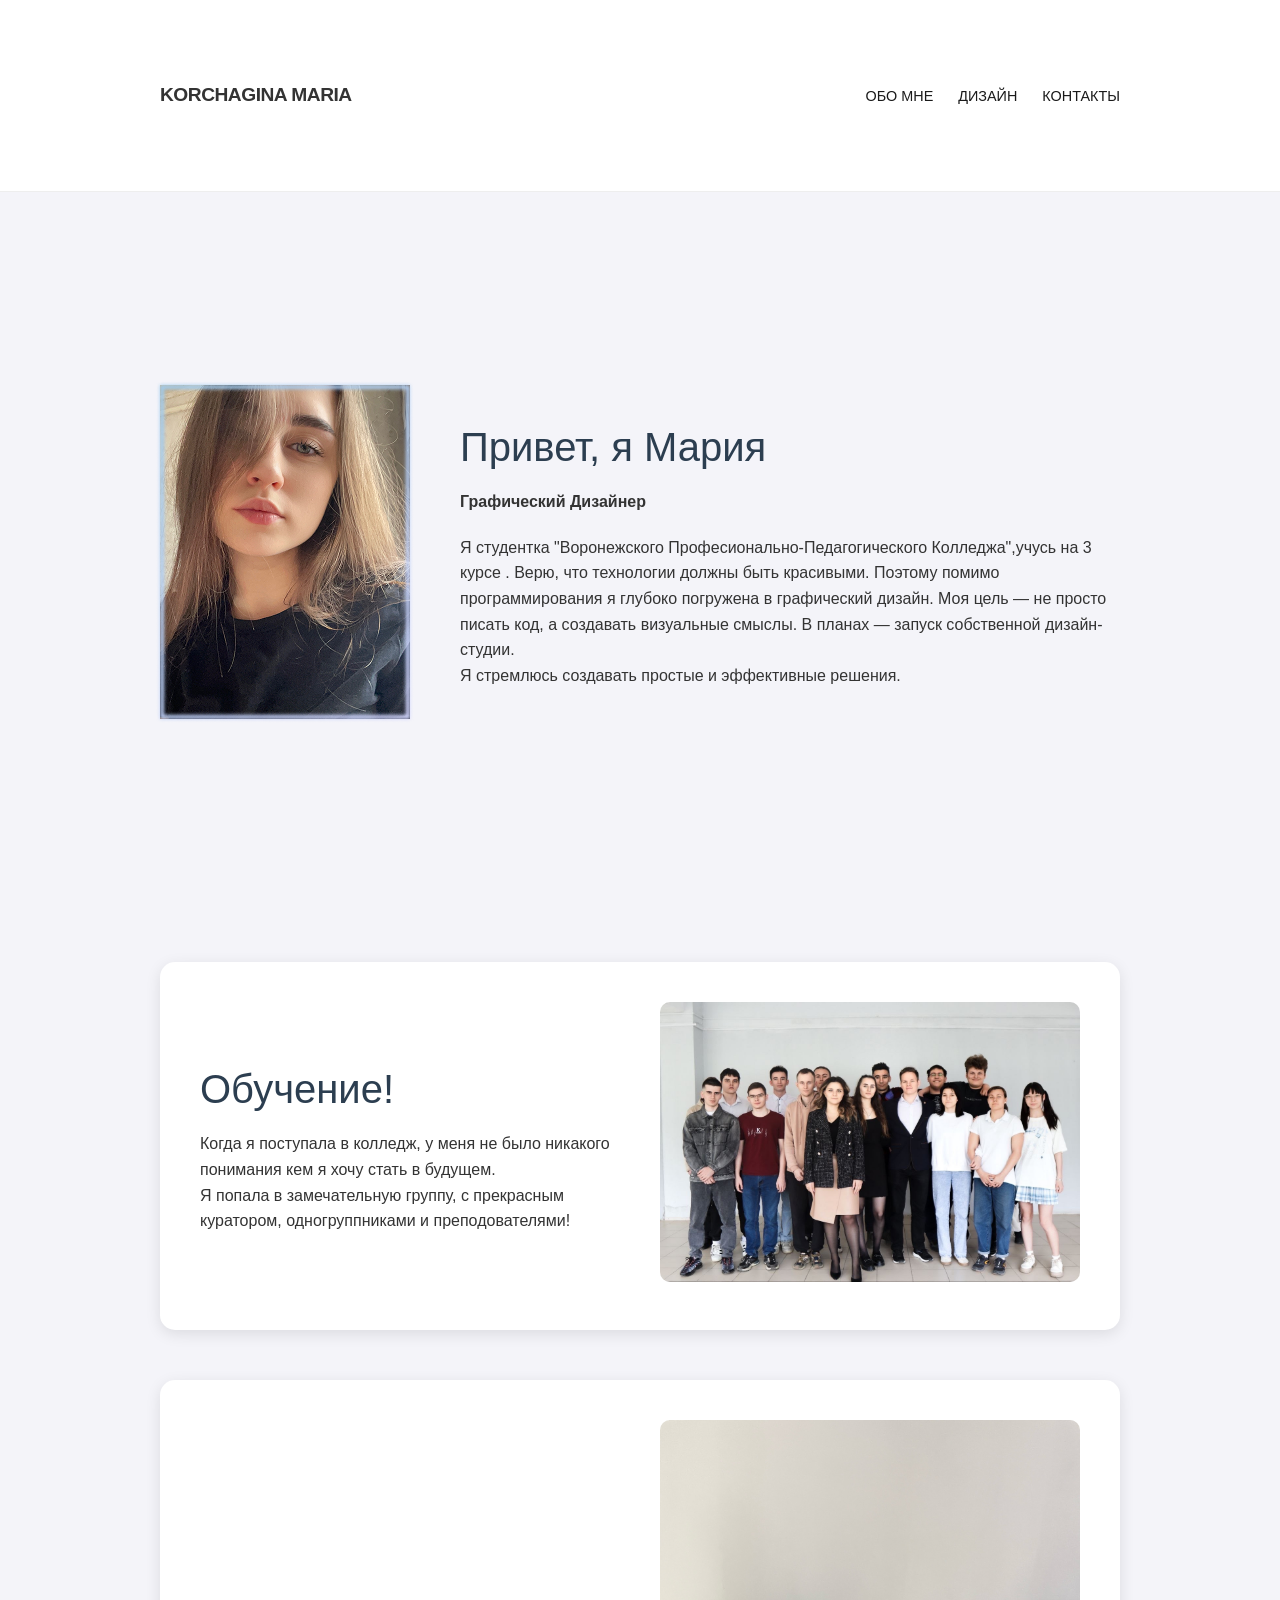
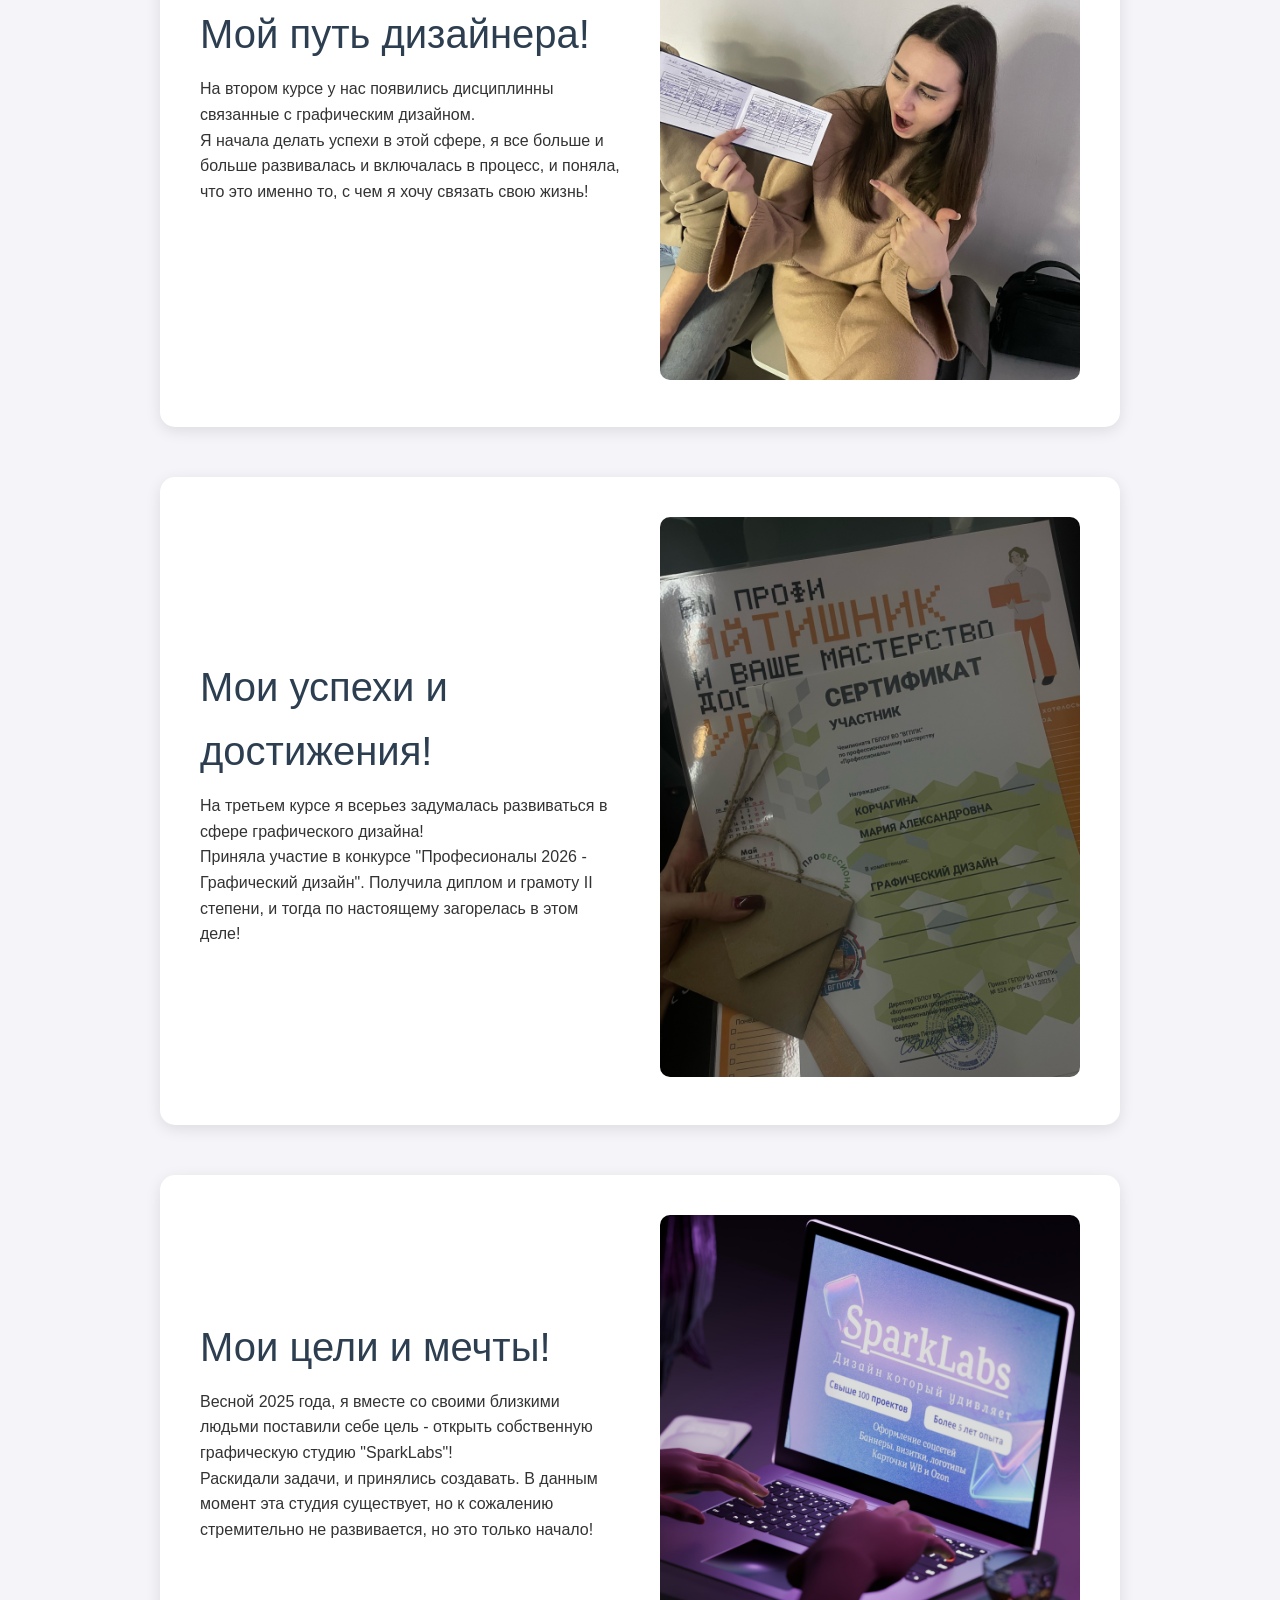
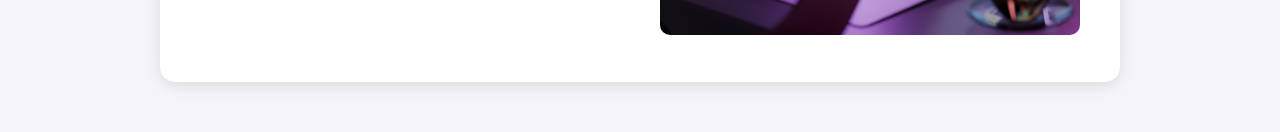
<file: index.html>
<!DOCTYPE html>
<html lang="ru">
<head>
    <meta charset="UTF-8">
    <meta name="viewport" content="width=device-width, initial-scale=1.0">
    <title>Портфолио | Korchagina Maria</title>
    <!-- Подключение внешнего CSS файла -->
    <link rel="stylesheet" href="style.css">
</head>
<body>

    <!-- Шапка с навигацией -->
    <header>
        <div class="container">
            <nav>
                <div class="logo">KORCHAGINA MARIA</div>
                <ul class="menu">
                    <li><a href="#aboutme">Обо мне</a></li>
                    <li><a href="https://korchaginamashula-stack.github.io/Masha_praktika/about_me">Дизайн</a></li>
                    <li><a href="https://korchaginamashula-stack.github.io/Masha_praktika/contact_me">Контакты</a></li>
                </ul>
            </nav>
        </div>
    </header>

    <!-- Страница 1: Обо мне -->
    <section id="about" class="page-section">
        <div class="container">
            <div class="content-wrapper">
                <div class="photo-block">
                    <!-- Замените ссылку ниже на свое фото или оставьте заглушку -->
                    <div class="photo-placeholder"><img src="img/Group 2 (7).png" alt=""></div>
                </div>
                <div class="text-block">
                    <h1>Привет, я Мария</h1>
                    <p class="subtitle">Графический Дизайнер</p>
                    <p>Я студентка "Воронежского Професионально-Педагогического Колледжа",учусь на 3 курсе .
Верю, что технологии должны быть красивыми. Поэтому помимо программирования я глубоко погружена в графический дизайн. Моя цель — не просто писать код, а создавать визуальные смыслы. В планах — запуск собственной дизайн-студии.</p>
                    <p>Я стремлюсь создавать простые и эффективные решения.</p>
                </div>
            </div>
        </div>
    </section>

        <div class="container">
        <div class="content-mmmm">
            <!-- Левая часть: Текст -->
            <div class="text-block">
                <h1>Обучение!</h1>
                <p>
                    Когда я поступала в колледж, у меня не было никакого понимания кем я хочу стать в будущем. 
                </p>
                <p>
                    Я попала в замечательную группу, с прекрасным куратором, одногруппниками и преподователями!
                </p>
                
            </div>

            <!-- Правая часть: Фотография -->
            <div class="image-block">
                <!-- Замените ссылку ниже на имя вашего файла, если фото лежит рядом -->
                <img src="img/foto 4.jpg" alt="Описание фото">
            </div>
        </div>
    </div>

    <div class="container">
        <div class="content-mmmm">
            <!-- Левая часть: Текст -->
            <div class="text-block">
                <h1>Мой путь дизайнера!</h1>
                <p>
                    На втором курсе у нас появились дисциплинны связанные с графическим дизайном.
                </p>
                <p>
                    Я начала делать успехи в этой сфере, я все больше и больше развивалась и включалась в процесс, и поняла, что это именно то, с чем я хочу связать свою жизнь!
                </p>
                
            </div>

            <!-- Правая часть: Фотография -->
            <div class="image-block">
                <!-- Замените ссылку ниже на имя вашего файла, если фото лежит рядом -->
                <img src="img/foto 2.jpg" alt="Описание фото">
            </div>
        </div>
    </div>

    <div class="container">
        <div class="content-mmmm">
            <!-- Левая часть: Текст -->
            <div class="text-block">
                <h1>Мои успехи и достижения!</h1>
                <p>
                    На третьем курсе я всерьез задумалась развиваться в сфере графического дизайна! 
                <p>
                    Приняла участие в конкурсе "Професионалы 2026 - Графический дизайн". Получила диплом и грамоту II степени, и тогда по настоящему загорелась в этом деле!
                </p>
                
            </div>

            <!-- Правая часть: Фотография -->
            <div class="image-block">
                <!-- Замените ссылку ниже на имя вашего файла, если фото лежит рядом -->
                <img src="img/foto 3.jpg" alt="Описание фото">
            </div>
        </div>
    </div>

    <div class="container">
        <div class="content-mmmm">
            <!-- Левая часть: Текст -->
            <div class="text-block">
                <h1>Мои цели и мечты!</h1>
                <p>
                    Весной 2025 года, я вместе со своими близкими людьми поставили себе цель - открыть собственную графическую студию "SparkLabs"!
                </p>
                <p>
                    Раскидали задачи, и принялись создавать. В данным момент эта студия существует, но к сожалению стремительно не развивается, но это только начало!
                </p>
                
            </div>

            <!-- Правая часть: Фотография -->
            <div class="image-block">
                <!-- Замените ссылку ниже на имя вашего файла, если фото лежит рядом -->
                <img src="img/foto 1.jpg" alt="Описание фото">
            </div>
        </div>
    </div>



</body>
</html>
</file>
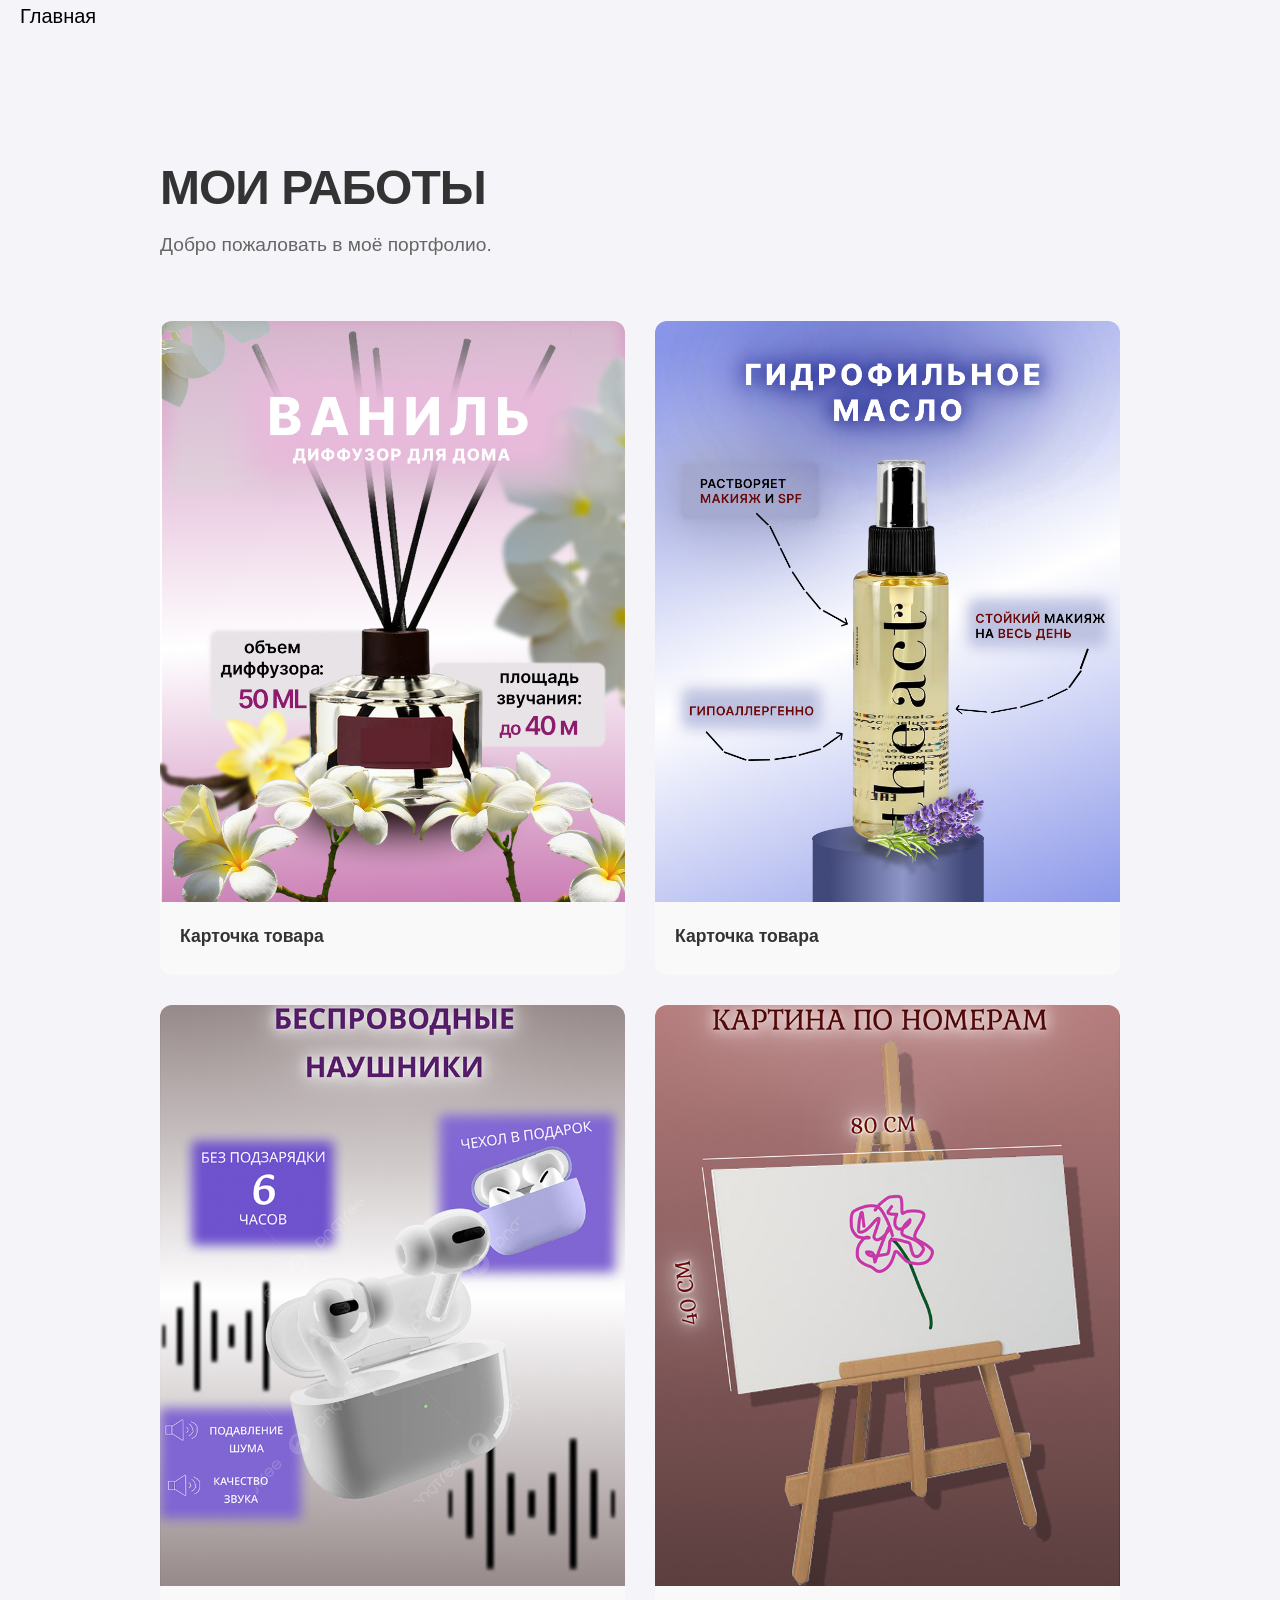
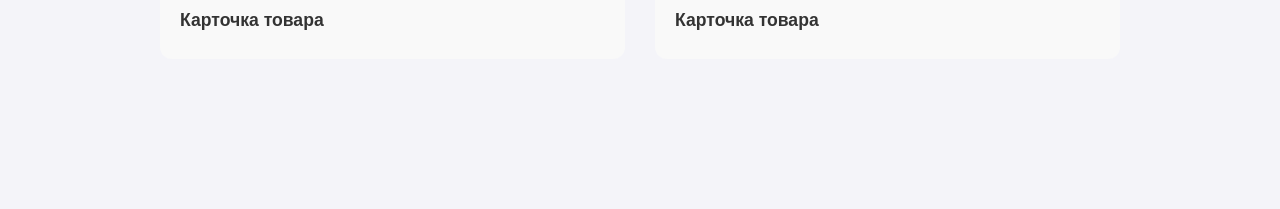
<file: about_me.html>
<!DOCTYPE html>
<html lang="en">
<head>
    
    <meta charset="UTF-8">
    <meta name="viewport" content="width=device-width, initial-scale=1.0">
    <title>Document</title>
    <link rel="stylesheet" href="style.css">
</head>
<body>
    <a class="back_link" href="https://korchaginamashula-stack.github.io/Masha_praktika/">Главная</a>
    
    
    <title>Портфолио | Фотограф</title>
    <!-- Подключаем современный шрифт Inter -->
    <link rel="preconnect" href="https://fonts.googleapis.com">
    <link rel="preconnect" href="https://fonts.gstatic.com" crossorigin>
    <link href="https://fonts.googleapis.com/css2?family=Inter:wght@300;400;600&display=swap" rel="stylesheet">
    <!-- Подключаем наши стили -->
    <link rel="stylesheet" href="style.css">
</head>
<body>


    <!-- Основной контент -->
    <main class="container">
        
        <!-- Секция с приветствием -->
        <section class="intro">
            <h1>МОИ РАБОТЫ</h1>
            <p>Добро пожаловать в моё портфолио.</p>
        </section>

        <!-- Галерея работ -->
        <section id="works" class="gallery">
            
            <!-- Работа 1 -->
            <article class="card">
                <div class="card-image">
                    <img src="img/card 1.jpg" alt="Фотография 1">
                </div>
                <div class="card-info">
                    <h3>Карточка товара</h3>
                    
                </div>
            </article>

            <!-- Работа 2 -->
            <article class="card">
                <div class="card-image">
                    <img src="img/card 2.jpg" alt="Фотография 2">
                </div>
                <div class="card-info">
                    <h3>Карточка товара</h3>
                    
                </div>
            </article>

            <!-- Работа 3 -->
            <article class="card">
                <div class="card-image">
                    <img src="img/card 3 1.jpg" alt="Фотография 3">
                </div>
                <div class="card-info">
                    <h3>Карточка товара</h3>
                    
                </div>
            </article>

            <!-- Работа 4 -->
            <article class="card">
                <div class="card-image">
                    <img src="img/card 4 1.jpg" alt="Фотография 4">
                </div>
                <div class="card-info">
                    <h3>Карточка товара</h3>
                    
                </div>
            </article>

           
        </section>
    </main>

    

</body>
</html>
    
</body>
</html>
</file>
<file: style.css>
/* --- Сброс стилей и переменные --- */
* {
    box-sizing: border-box;
    margin: 0;
    padding: 0;
}

:root {
    --bg-color: #ffffff;
    --text-color: #1a1a1a;
    --gray-light: #f4f4f4;
    --gray-dark: #888888;
    --font-main: 'Helvetica Neue', Arial, sans-serif;
}

body {
    font-family: var(--font-main);
    background-color: var(--bg-color);
    color: var(--text-color);
    line-height: 1.6;
}

.back_link{
    color: #000;
    text-decoration: none;
    font-size: 20px;
    margin: 50px 0 200px 20px;


}
.back_link:hover {
    color: chocolate;
    transition: all 0.3s ease;
    


}

/* --- Контейнер --- */
.container {
    max-width: 900px;
    margin: 0 auto;
    padding: 0 20px;
}

/* --- Навигация --- */
header {
    padding: 30px 0;
    position: sticky;
    top: 0;
    background: rgba(255, 255, 255, 0.95);
    border-bottom: 1px solid #eee;
    z-index: 100;
}

nav {
    display: flex;
    justify-content: space-between;
    align-items: center;
}

.logo {
    font-weight: bold;
    font-size: 1.1rem;
    letter-spacing: 1px;
}

.menu {
    list-style: none;
    display: flex;
    gap: 25px;
}

.menu a {
    text-decoration: none;
    color: var(--text-color);
    font-size: 0.9rem;
    text-transform: uppercase;
}

.menu a:hover {
    color: var(--gray-dark);
}

/* --- Секции --- */
.page-section {
    padding: 80px 0;
    min-height: 80vh;
    display: flex;
    flex-direction: column;
    justify-content: center;
}

/* --- Страница 1: Обо мне --- */
.content-wrapper {
    display: flex;
    align-items: center;
    gap: 50px;
    flex-wrap: wrap;
}

.photo-placeholder {
    width: 250px;
    height: 250px;
    background-color: var(--gray-light);
    display: flex;
    align-items: center;
    justify-content: center;
    color: var(--gray-dark);
    font-weight: bold;
}

.text-block h1 {
    font-size: 2.5rem;
    font-weight: 300;
    margin-bottom: 10px;
}

.subtitle {
    font-weight: bold;
    margin-bottom: 20px;
    display: block;
}

/* 1. Настройки и переменные (легко менять цвета тут) */
:root {
    --bg-color: #ffffff;
    --text-main: #1a1a1a;
    --text-secondary: #666666;
    --accent: #000000;
    --card-bg: #f9f9f9;
    --gap: 30px;
    --radius: 12px;
}

/* 2. Базовый сброс */
* {
    margin: 0;
    padding: 0;
    box-sizing: border-box;
}

body {
    font-family: 'Inter', sans-serif;
    background-color: var(--bg-color);
    color: var(--text-main);
    line-height: 1.6;
    -webkit-font-smoothing: antialiased;
}

/* 3. Контейнер (ограничивает ширину) */
.container {
    max-width: 1200px;
    margin: 0 auto;
    padding: 0 20px;
}



.header-content {
    display: flex;
    justify-content: space-between;
    align-items: center;
}

.logo {
    font-weight: 600;
    font-size: 1.2rem;
    letter-spacing: -0.5px;
}

.nav a {
    text-decoration: none;
    color: var(--text-secondary);
    margin-left: 20px;
    font-size: 0.95rem;
    transition: color 0.3s;
}

.nav a:hover {
    color: var(--accent);
}

/* 5. Приветствие */
.intro {
    padding: 80px 0 60px;
    text-align: left;
}

.intro h1 {
    font-size: 3rem;
    font-weight: 600;
    letter-spacing: -1px;
    margin-bottom: 15px;
    line-height: 1.1;
}

.intro p {
    font-size: 1.2rem;
    color: var(--text-secondary);
    max-width: 600px;
}

/* 6. Сетка галереи (Самое важное) */
.gallery {
    display: grid;
    /* Автоматическое заполнение: минимум 350px, иначе перенос */
    grid-template-columns: repeat(auto-fill, minmax(350px, 1fr));
    gap: var(--gap);
    padding-bottom: 100px;
}

/* 7. Карточка работы */
.card {
    background: var(--card-bg);
    border-radius: var(--radius);
    overflow: hidden;
    transition: transform 0.4s ease, box-shadow 0.4s ease;
    cursor: pointer;
}

.card:hover {
    transform: translateY(-5px);
    box-shadow: 0 20px 40px rgba(0,0,0,0.08);
}

.card-image {
    aspect-ratio: 4/5; /* Вертикальный формат фото */
    overflow: hidden;
}

.card-image img {
    width: 100%;
    height: 100%;
    object-fit: cover;
    transition: transform 0.6s ease;
    display: block;
}

.card:hover .card-image img {
    transform: scale(1.05); /* Легкое увеличение фото */
}

.card-info {
    padding: 20px;
}

.card-info h3 {
    font-size: 1.1rem;
    font-weight: 600;
    margin-bottom: 5px;
}

.card-info span {
    font-size: 0.85rem;
    color: var(--text-secondary);
    text-transform: uppercase;
    letter-spacing: 1px;
}

/* 8. Подвал */
.footer {
    background: var(--card-bg);
    padding: 80px 0;
    text-align: center;
    border-top: 1px solid #eee;
}

.footer h2 {
    font-size: 2rem;
    margin-bottom: 10px;
}

.footer p {
    color: var(--text-secondary);
    margin-bottom: 30px;
}

.btn {
    display: inline-block;
    background: var(--accent);
    color: #fff;
    padding: 15px 35px;
    border-radius: 50px;
    text-decoration: none;
    font-weight: 500;
    transition: opacity 0.3s;
}

.btn:hover {
    opacity: 0.8;
}

.copyright {
    margin-top: 60px;
    font-size: 0.8rem;
    color: #999;
}

/* 9. Адаптивность для телефонов */
@media (max-width: 768px) {
    .intro h1 {
        font-size: 2.2rem;
    }
    
    .gallery {
        grid-template-columns: 1fr; /* Одна колонка на телефоне */
        gap: 40px;
    }

    .card-image {
        aspect-ratio: 3/2; /* Более горизонтальные фото на телефоне */
    }
}

/* --- Страница 3: Контакты --- */
.contact-links {
    display: flex;
    gap: 20px;
    margin-bottom: 50px;
    flex-wrap: wrap;
}

.contact-btn {
    text-decoration: none;
    color: var(--text-color);
    border: 1px solid #ffffff;
    padding: 10px 20px;
    border-radius: 4px;
}

.contact-btn:hover {
    background: #000;
    color: #fff;
    border-color: #000;
}

.simple-form {
    display: flex;
    flex-direction: column;
    gap: 15px;
    max-width: 400px;
}

input, textarea {
    padding: 15px;
    border: 1px solid #ffffff;
    font-family: inherit;
    background: #ffffff;
}

button {
    padding: 15px;
    background: #000;
    color: #fff;
    border: none;
    cursor: pointer;
    text-transform: uppercase;
    font-weight: bold;
}

button:hover {
    background: #333;
}

/* --- Подвал --- */
footer {
    text-align: center;
    padding: 40px;
    font-size: 0.8rem;
    color: var(--gray-dark);
    border-top: 1px solid #eee;
}

/* --- Адаптивность для мобильных --- */
@media (max-width: 768px) {
    .content-wrapper {
        flex-direction: column;
        text-align: center;
    }
    
    .menu {
        gap: 15px;
        font-size: 0.8rem;
    }
    
    h1 { font-size: 2rem; }
}

/* --- слайдер --- */
    .swiper {
      width: 100%;
      padding-top: 50px;
      padding-bottom: 50px;
    }

    .swiper-slide {
      background-position: center;
      background-size: cover;
      width: 300px;
      height: 300px;
    }

    .swiper-slide img {
      display: block;
      width: 100%;
    }

    /* Основные настройки страницы */
body {
    font-family: 'Arial', sans-serif;
    margin: 0;
    padding: 0;
    background-color: #f4f4f9;
    color: #333;
    line-height: 1.6;
}

/* Контейнер, который держит всё по центру */
.container {
    max-width: 1000px;
    margin: 50px auto;
    padding: 0 20px;
}

/* Блок, который объединяет текст и фото */
.content-mmmm {
    display: flex;
    align-items: center;
    gap: 40px;
    background: white;
    padding: 40px;
    border-radius: 15px;
    box-shadow: 0 4px 15px rgba(0,0,0,0.1);
}

/* Блок с текстом */
.text-block {
    flex: 1;
}

.text-block h1 {
    margin-top: 0;
    color: #2c3e50;
}

.btn {
    display: inline-block;
    background-color: #3498db;
    color: white;
    padding: 10px 20px;
    text-decoration: none;
    border-radius: 5px;
    margin-top: 15px;
    transition: background 0.3s;
}

.btn:hover {
    background-color: #2980b9;
}

/* Блок с фотографией */
.image-block {
    flex: 1;
}

.image-block img {
    width: 100%;
    height: auto;
    border-radius: 10px;
    object-fit: cover;
}

/* АДАПТИВНОСТЬ: Для телефонов */
@media (max-width: 768px) {
    .content-wrapper {
        flex-direction: column;
    }
    
    .text-block, .image-block {
        width: 100%;
    }
}
</file>
